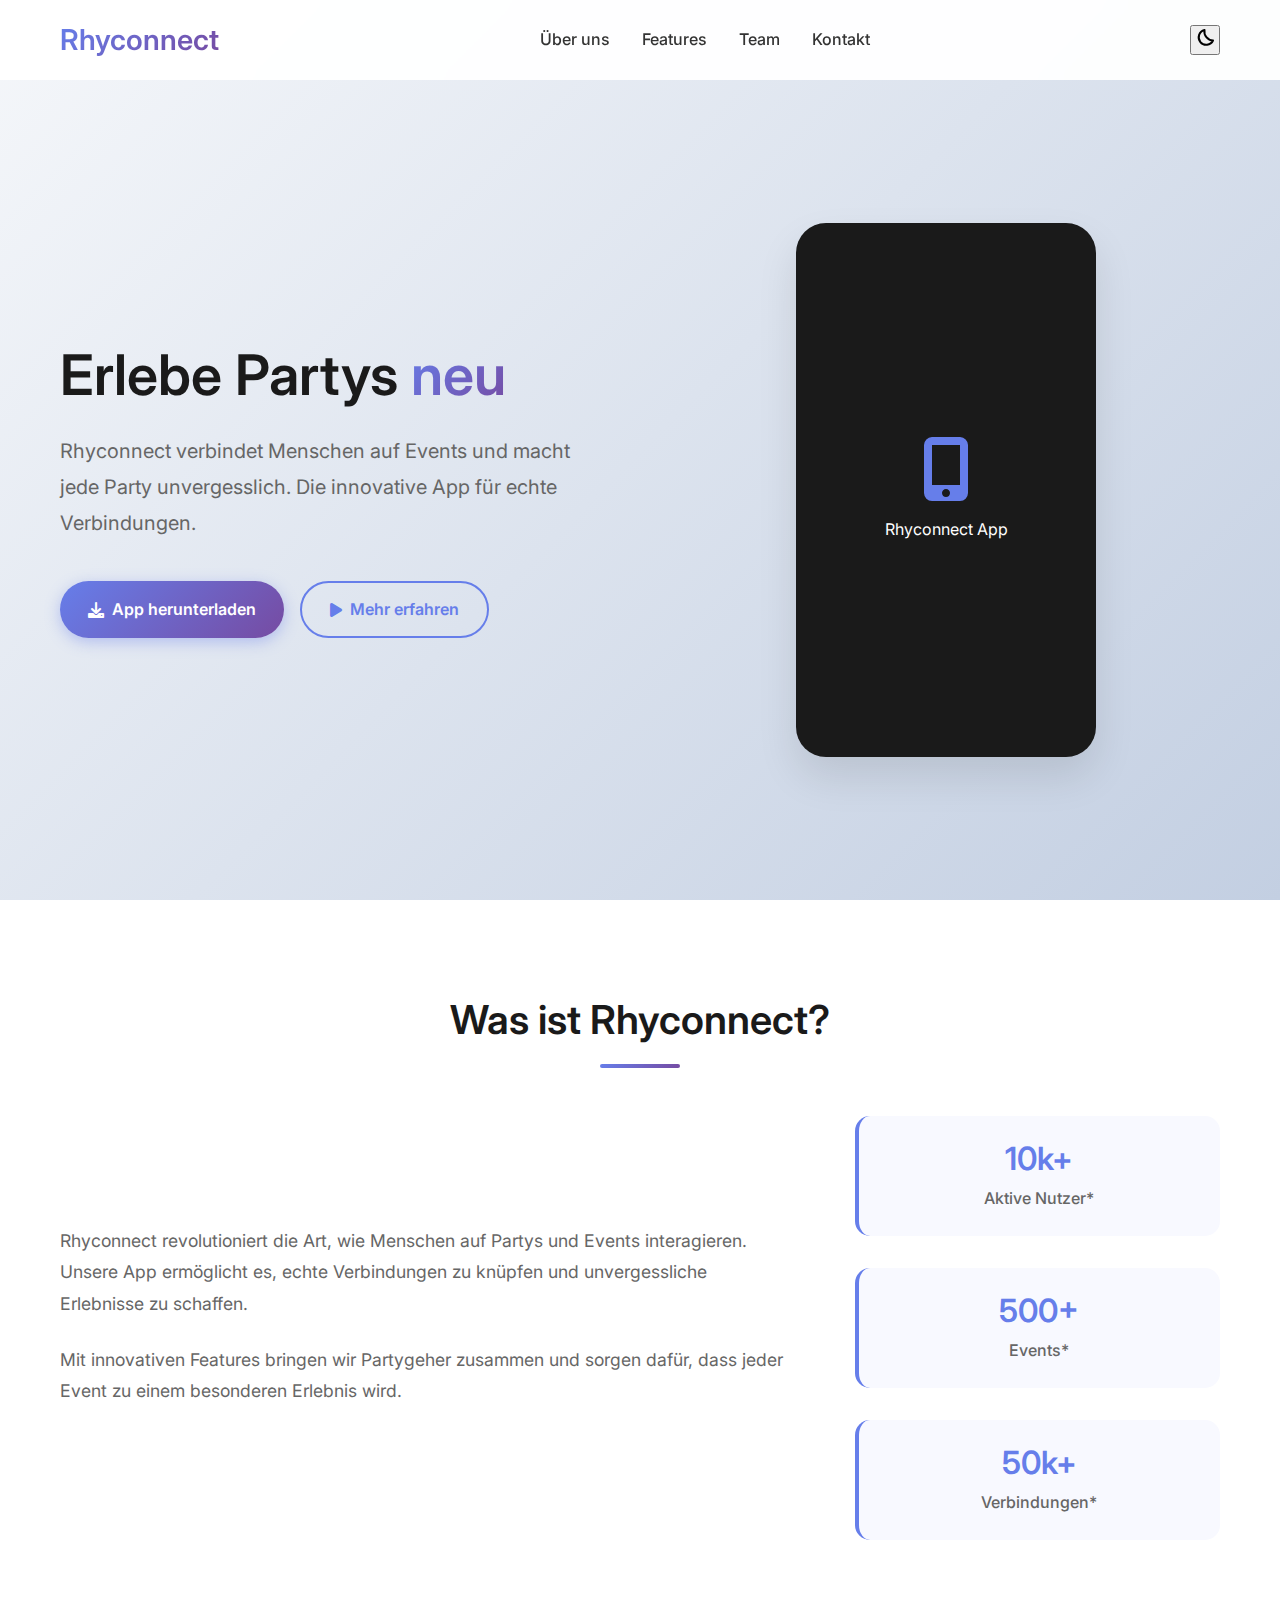
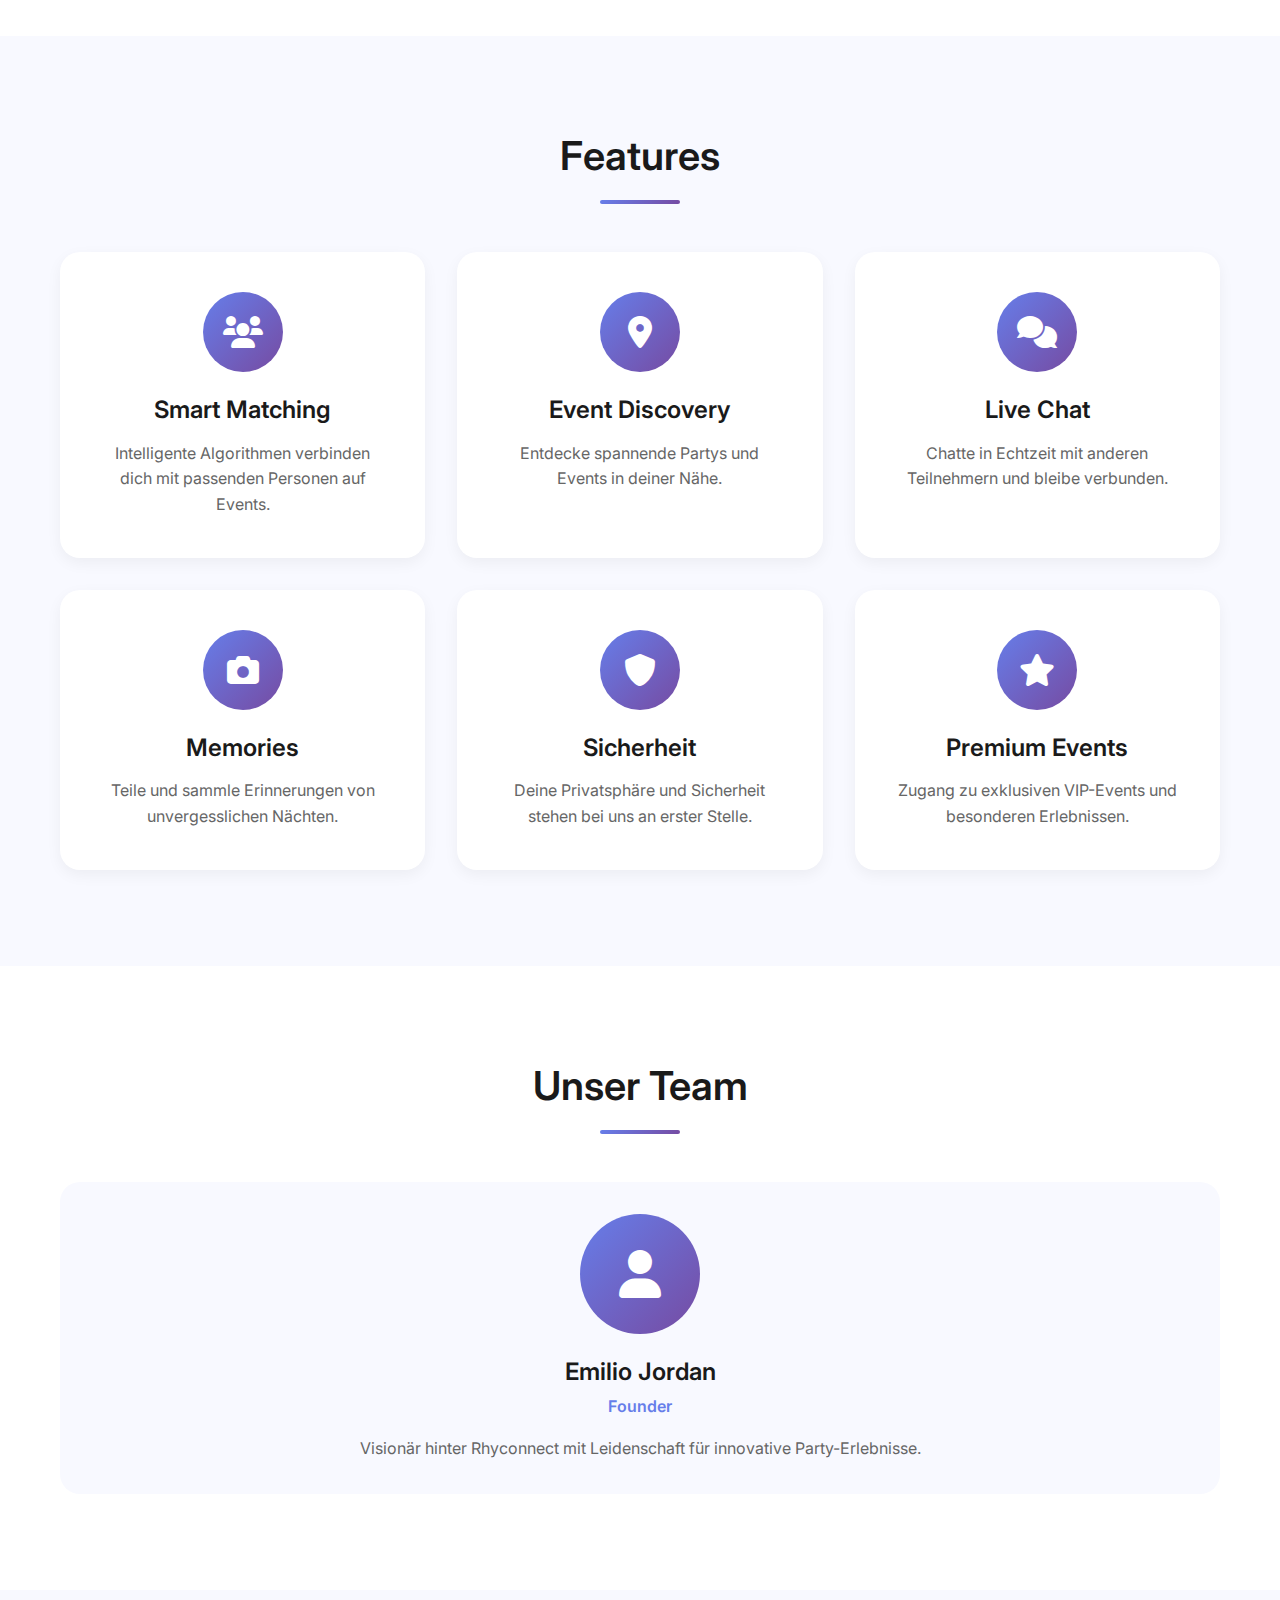
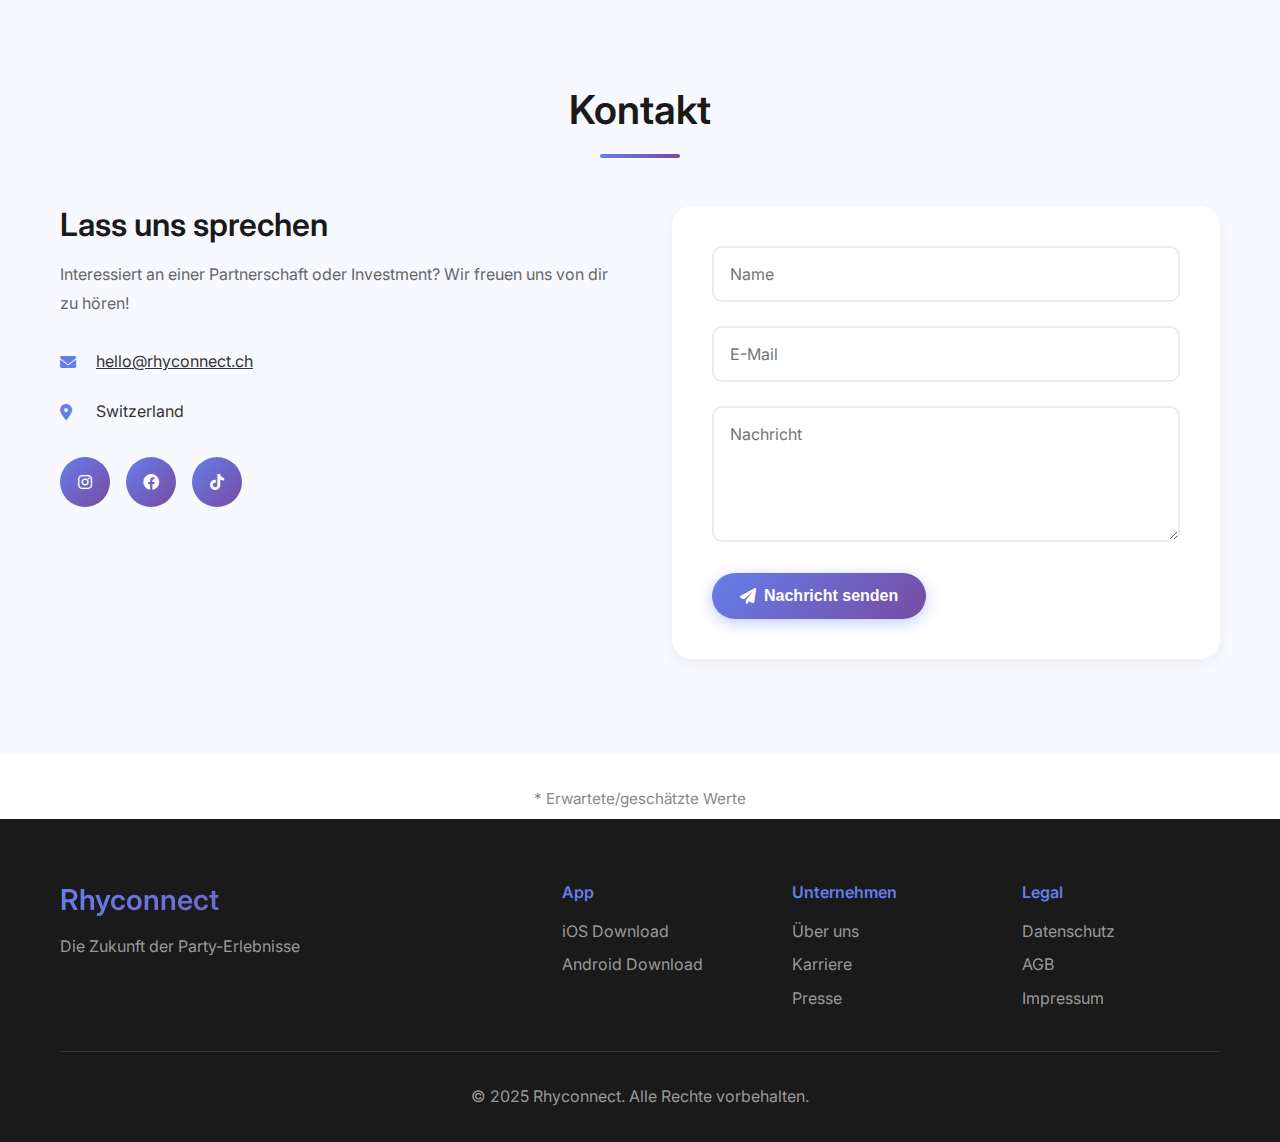
<file: index.html>
<!DOCTYPE html>
<html lang="de">
<head>
    <meta charset="UTF-8">
    <meta name="viewport" content="width=device-width, initial-scale=1.0">
    <title>Rhyconnect - Die Party App</title>
    <meta name="description" content="Rhyconnect - Die innovative Party App für unvergessliche Events und Verbindungen">
    <link rel="stylesheet" href="style.css?v=rheinblau">
    <link href="https://fonts.googleapis.com/css2?family=Inter:wght@300;400;600;700&display=swap" rel="stylesheet">
    <link rel="stylesheet" href="https://cdnjs.cloudflare.com/ajax/libs/font-awesome/6.0.0/css/all.min.css">
</head>
<body>
    <!-- Header/Navigation -->
    <header class="header">
        <nav class="nav">
            <div class="nav-container">
                <div class="nav-logo">
                    <h1>Rhyconnect</h1>
                </div>
                <ul class="nav-menu">
                    <li><a href="#about">Über uns</a></li>
                    <li><a href="#features">Features</a></li>
                    <li><a href="#team">Team</a></li>
                    <li><a href="#contact">Kontakt</a></li>
                </ul>
                <button id="theme-toggle" aria-label="Dark/Light Mode umschalten">
                    <svg id="icon-moon" width="26" height="26" viewBox="0 0 26 26" fill="none" stroke="currentColor" stroke-width="2" stroke-linecap="round" stroke-linejoin="round" style="display:block;"><path d="M21 13.5A9 9 0 0 1 12.5 3a7.5 7.5 0 1 0 8.5 10.5z"/></svg>
                    <svg id="icon-sun" width="26" height="26" viewBox="0 0 26 26" fill="none" stroke="currentColor" stroke-width="2" stroke-linecap="round" stroke-linejoin="round" style="display:none;"><circle cx="13" cy="13" r="5"/><g><line x1="13" y1="1" x2="13" y2="4"/><line x1="13" y1="22" x2="13" y2="25"/><line x1="1" y1="13" x2="4" y2="13"/><line x1="22" y1="13" x2="25" y2="13"/><line x1="4.22" y1="4.22" x2="6.34" y2="6.34"/><line x1="19.66" y1="19.66" x2="21.78" y2="21.78"/><line x1="4.22" y1="21.78" x2="6.34" y2="19.66"/><line x1="19.66" y1="6.34" x2="21.78" y2="4.22"/></g></svg>
                </button>
                <div class="nav-toggle">
                    <span></span>
                    <span></span>
                    <span></span>
                </div>
            </div>
        </nav>
    </header>

    <!-- Hero Section -->
    <section class="hero">
        <div class="hero-container">
            <div class="hero-content">
                <h1 class="hero-title">
                    Erlebe Partys <span class="highlight">neu</span>
                </h1>
                <p class="hero-subtitle">
                    Rhyconnect verbindet Menschen auf Events und macht jede Party unvergesslich. 
                    Die innovative App für echte Verbindungen.
                </p>
                <div class="hero-buttons">
                    <a href="#download" class="btn btn-primary">
                        <i class="fas fa-download"></i>
                        App herunterladen
                    </a>
                    <a href="#about" class="btn btn-secondary">
                        <i class="fas fa-play"></i>
                        Mehr erfahren
                    </a>
                </div>
            </div>
            <div class="hero-image">
                <div class="phone-mockup">
                    <div class="phone-screen">
                        <!-- Placeholder für App Screenshot -->
                        <div class="app-preview">
                            <i class="fas fa-mobile-alt"></i>
                            <p>Rhyconnect App</p>
                        </div>
                    </div>
                </div>
            </div>
        </div>
    </section>

    <!-- About Section -->
    <section id="about" class="about">
        <div class="container">
            <h2 class="section-title">Was ist Rhyconnect?</h2>
            <div class="about-content">
                <div class="about-text">
                    <p>
                        Rhyconnect revolutioniert die Art, wie Menschen auf Partys und Events interagieren. 
                        Unsere App ermöglicht es, echte Verbindungen zu knüpfen und unvergessliche 
                        Erlebnisse zu schaffen.
                    </p>
                    <p>
                        Mit innovativen Features bringen wir Partygeher zusammen und sorgen dafür, 
                        dass jeder Event zu einem besonderen Erlebnis wird.
                    </p>
                </div>
                <div class="about-stats">
                    <div class="stat">
                        <h3>10k+</h3>
                        <p>Aktive Nutzer*</p>
                    </div>
                    <div class="stat">
                        <h3>500+</h3>
                        <p>Events*</p>
                    </div>
                    <div class="stat">
                        <h3>50k+</h3>
                        <p>Verbindungen*</p>
                    </div>
                </div>
            </div>
        </div>
    </section>

    <!-- Features Section -->
    <section id="features" class="features">
        <div class="container">
            <h2 class="section-title">Features</h2>
            <div class="features-grid">
                <div class="feature-card">
                    <div class="feature-icon">
                        <i class="fas fa-users"></i>
                    </div>
                    <h3>Smart Matching</h3>
                    <p>Intelligente Algorithmen verbinden dich mit passenden Personen auf Events.</p>
                </div>
                <div class="feature-card">
                    <div class="feature-icon">
                        <i class="fas fa-map-marker-alt"></i>
                    </div>
                    <h3>Event Discovery</h3>
                    <p>Entdecke spannende Partys und Events in deiner Nähe.</p>
                </div>
                <div class="feature-card">
                    <div class="feature-icon">
                        <i class="fas fa-comments"></i>
                    </div>
                    <h3>Live Chat</h3>
                    <p>Chatte in Echtzeit mit anderen Teilnehmern und bleibe verbunden.</p>
                </div>
                <div class="feature-card">
                    <div class="feature-icon">
                        <i class="fas fa-camera"></i>
                    </div>
                    <h3>Memories</h3>
                    <p>Teile und sammle Erinnerungen von unvergesslichen Nächten.</p>
                </div>
                <div class="feature-card">
                    <div class="feature-icon">
                        <i class="fas fa-shield-alt"></i>
                    </div>
                    <h3>Sicherheit</h3>
                    <p>Deine Privatsphäre und Sicherheit stehen bei uns an erster Stelle.</p>
                </div>
                <div class="feature-card">
                    <div class="feature-icon">
                        <i class="fas fa-star"></i>
                    </div>
                    <h3>Premium Events</h3>
                    <p>Zugang zu exklusiven VIP-Events und besonderen Erlebnissen.</p>
                </div>
            </div>
        </div>
    </section>

    <!-- Team Section -->
    <section id="team" class="team">
        <div class="container">
            <h2 class="section-title">Unser Team</h2>
            <div class="team-grid">
                <div class="team-member">
                    <div class="member-image">
                        <i class="fas fa-user"></i>
                    </div>
                    <h3>Emilio Jordan</h3>
                    <p class="member-role">Founder</p>
                    <p class="member-bio">Visionär hinter Rhyconnect mit Leidenschaft für innovative Party-Erlebnisse.</p>
                </div>
                <!-- Weitere Team-Mitglieder können hier hinzugefügt werden -->
            </div>
        </div>
    </section>

    <!-- Contact Section -->
    <section id="contact" class="contact">
        <div class="container">
            <h2 class="section-title">Kontakt</h2>
            <div class="contact-content">
                <div class="contact-info">
                    <h3>Lass uns sprechen</h3>
                    <p>Interessiert an einer Partnerschaft oder Investment? Wir freuen uns von dir zu hören!</p>
                    
                    <div class="contact-item">
                        <i class="fas fa-envelope"></i>
                        <a href="mailto:hello@rhyconnect.ch" style="color:inherit;text-decoration:underline;">hello@rhyconnect.ch</a>
                    </div>
                    
                    <div class="contact-item">
                        <i class="fas fa-map-marker-alt"></i>
                        <span>Switzerland</span>
                    </div>
                    
                    <div class="social-links">
                        <a href="https://instagram.com/rhyconnect" target="_blank" class="social-link">
                            <i class="fab fa-instagram"></i>
                        </a>
                        <a href="https://facebook.com/rhyconnect" target="_blank" class="social-link">
                            <i class="fab fa-facebook"></i>
                        </a>
                        <a href="https://tiktok.com/@rhyconnect" target="_blank" class="social-link">
                            <i class="fab fa-tiktok"></i>
                        </a>
                    </div>
                </div>
                
                <div class="contact-form">
                    <form id="contactForm" autocomplete="off">
                        <div class="form-group">
                            <input type="text" id="contactName" placeholder="Name" required>
                        </div>
                        <div class="form-group">
                            <input type="email" id="contactEmail" placeholder="E-Mail" required>
                        </div>
                        <div class="form-group">
                            <textarea id="contactMessage" placeholder="Nachricht" rows="5" required></textarea>
                        </div>
                        <button type="submit" class="btn btn-primary">
                            <i class="fas fa-paper-plane"></i>
                            Nachricht senden
                        </button>
                    </form>
                </div>
            </div>
        </div>
    </section>

    <!-- Fußnote für geschätzte Zahlen -->
    <div style="text-align:center; color:#888; font-size:0.95em; margin: 2rem 0 0.5rem 0;">
        * Erwartete/geschätzte Werte
    </div>
    <!-- Footer -->
    <footer class="footer">
        <div class="container">
            <div class="footer-content">
                <div class="footer-brand">
                    <h3>Rhyconnect</h3>
                    <p>Die Zukunft der Party-Erlebnisse</p>
                </div>
                <div class="footer-links">
                    <div class="footer-section">
                        <h4>App</h4>
                        <ul>
                            <li><a href="#">iOS Download</a></li>
                            <li><a href="#">Android Download</a></li>
                        </ul>
                    </div>
                    <div class="footer-section">
                        <h4>Unternehmen</h4>
                        <ul>
                            <li><a href="#">Über uns</a></li>
                            <li><a href="#">Karriere</a></li>
                            <li><a href="#">Presse</a></li>
                        </ul>
                    </div>
                    <div class="footer-section">
                        <h4>Legal</h4>
                        <ul>
                            <li><a href="datenschutz.html">Datenschutz</a></li>
                            <li><a href="agb.html">AGB</a></li>
                            <li><a href="impressum.html">Impressum</a></li>
                        </ul>
                    </div>
                </div>
            </div>
            <div class="footer-bottom">
                <p>&copy; 2025 Rhyconnect. Alle Rechte vorbehalten.</p>
            </div>
        </div>
    </footer>

    <script src="script.js"></script>
    <script>
    // Kontaktformular: Öffnet Mailprogramm mit vorausgefüllten Feldern
    document.getElementById('contactForm').addEventListener('submit', function(e) {
        e.preventDefault();
        var name = document.getElementById('contactName').value;
        var email = document.getElementById('contactEmail').value;
        var message = document.getElementById('contactMessage').value;
        var mailto = 'mailto:hello@rhyconnect.ch'
            + '?subject=' + encodeURIComponent('Kontaktanfrage von ' + name)
            + '&body=' + encodeURIComponent(
                'Nachricht von ' + name + ':\n\n' + message + '\n\n' +
                'Für Rückfragen: ' + email
            );
        window.location.href = mailto;
    });
    </script>
</body>
</html>
</file>
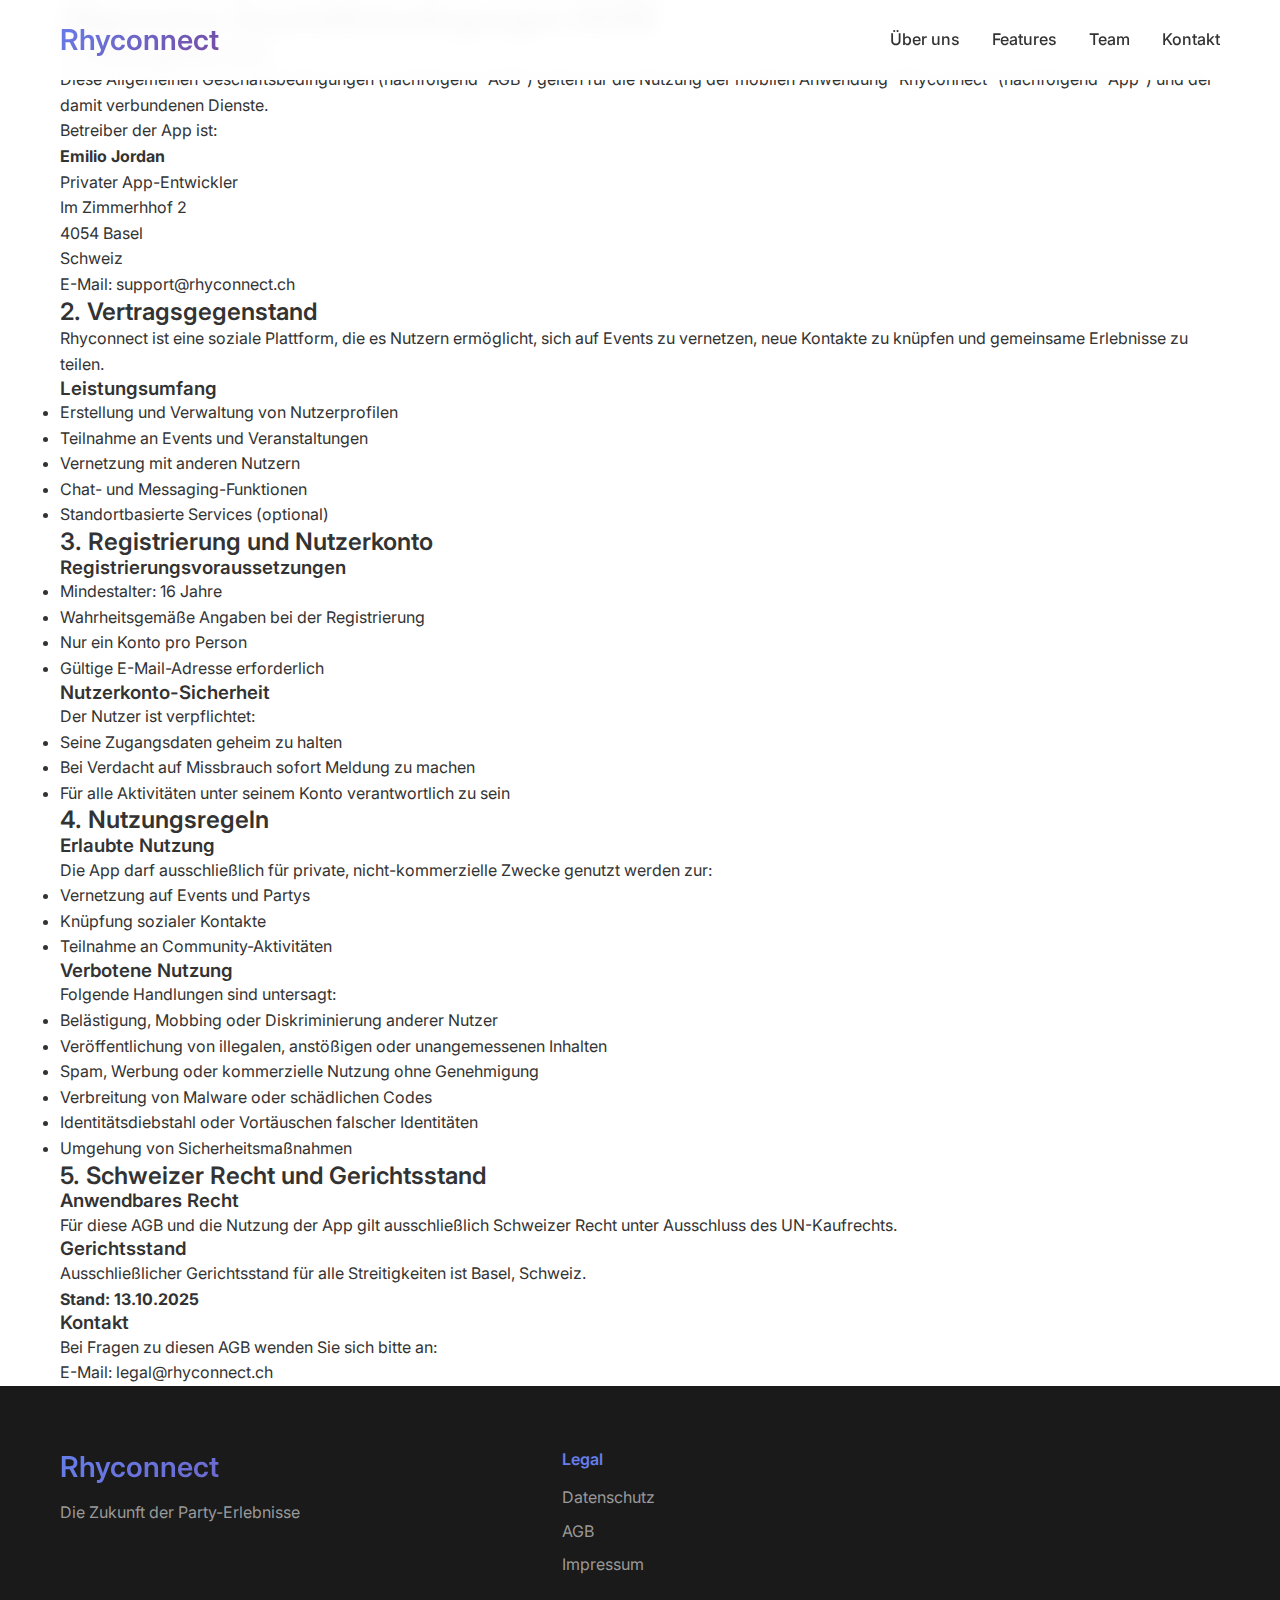
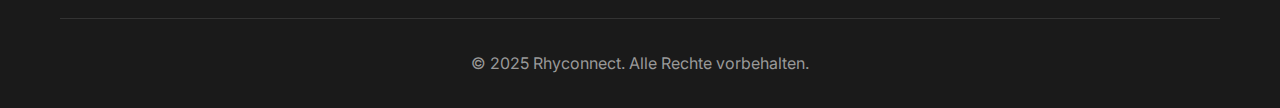
<file: agb.html>
<!DOCTYPE html>
<html lang="de">
<head>
    <meta charset="UTF-8">
    <meta name="viewport" content="width=device-width, initial-scale=1.0">
    <title>AGB - Rhyconnect</title>
    <meta name="description" content="Allgemeine Geschäftsbedingungen der Rhyconnect Party App">
    <link rel="stylesheet" href="style.css?v=legal">
    <link href="https://fonts.googleapis.com/css2?family=Inter:wght@300;400;600;700&display=swap" rel="stylesheet">
</head>
<body>
    <!-- Header/Navigation -->
    <header class="header">
        <nav class="nav">
            <div class="nav-container">
                <div class="nav-logo">
                    <h1><a href="index.html" style="color: inherit; text-decoration: none;">Rhyconnect</a></h1>
                </div>
                <ul class="nav-menu">
                    <li><a href="index.html#about">Über uns</a></li>
                    <li><a href="index.html#features">Features</a></li>
                    <li><a href="index.html#team">Team</a></li>
                    <li><a href="index.html#contact">Kontakt</a></li>
                </ul>
            </div>
        </nav>
    </header>

    <main class="main-content">
        <div class="container">
            <div class="legal-page">
                <h1>Allgemeine Geschäftsbedingungen (AGB)</h1>
                <div class="legal-content">
                    
                    <h2>1. Geltungsbereich</h2>
                    <p>Diese Allgemeinen Geschäftsbedingungen (nachfolgend "AGB") gelten für die Nutzung der mobilen Anwendung "Rhyconnect" (nachfolgend "App") und der damit verbundenen Dienste.</p>
                    
                    <p>Betreiber der App ist:</p>
                    <p>
                        <strong>Emilio Jordan</strong><br>
                        Privater App-Entwickler<br>
                        Im Zimmerhhof 2<br>
                        4054 Basel<br>
                        Schweiz<br>
                        E-Mail: support@rhyconnect.ch
                    </p>

                    <h2>2. Vertragsgegenstand</h2>
                    <p>Rhyconnect ist eine soziale Plattform, die es Nutzern ermöglicht, sich auf Events zu vernetzen, neue Kontakte zu knüpfen und gemeinsame Erlebnisse zu teilen.</p>

                    <h3>Leistungsumfang</h3>
                    <ul>
                        <li>Erstellung und Verwaltung von Nutzerprofilen</li>
                        <li>Teilnahme an Events und Veranstaltungen</li>
                        <li>Vernetzung mit anderen Nutzern</li>
                        <li>Chat- und Messaging-Funktionen</li>
                        <li>Standortbasierte Services (optional)</li>
                    </ul>

                    <h2>3. Registrierung und Nutzerkonto</h2>
                    <h3>Registrierungsvoraussetzungen</h3>
                    <ul>
                        <li>Mindestalter: 16 Jahre</li>
                        <li>Wahrheitsgemäße Angaben bei der Registrierung</li>
                        <li>Nur ein Konto pro Person</li>
                        <li>Gültige E-Mail-Adresse erforderlich</li>
                    </ul>

                    <h3>Nutzerkonto-Sicherheit</h3>
                    <p>Der Nutzer ist verpflichtet:</p>
                    <ul>
                        <li>Seine Zugangsdaten geheim zu halten</li>
                        <li>Bei Verdacht auf Missbrauch sofort Meldung zu machen</li>
                        <li>Für alle Aktivitäten unter seinem Konto verantwortlich zu sein</li>
                    </ul>

                    <h2>4. Nutzungsregeln</h2>
                    <h3>Erlaubte Nutzung</h3>
                    <p>Die App darf ausschließlich für private, nicht-kommerzielle Zwecke genutzt werden zur:</p>
                    <ul>
                        <li>Vernetzung auf Events und Partys</li>
                        <li>Knüpfung sozialer Kontakte</li>
                        <li>Teilnahme an Community-Aktivitäten</li>
                    </ul>

                    <h3>Verbotene Nutzung</h3>
                    <p>Folgende Handlungen sind untersagt:</p>
                    <ul>
                        <li>Belästigung, Mobbing oder Diskriminierung anderer Nutzer</li>
                        <li>Veröffentlichung von illegalen, anstößigen oder unangemessenen Inhalten</li>
                        <li>Spam, Werbung oder kommerzielle Nutzung ohne Genehmigung</li>
                        <li>Verbreitung von Malware oder schädlichen Codes</li>
                        <li>Identitätsdiebstahl oder Vortäuschen falscher Identitäten</li>
                        <li>Umgehung von Sicherheitsmaßnahmen</li>
                    </ul>

                    <h2>5. Schweizer Recht und Gerichtsstand</h2>
                    <h3>Anwendbares Recht</h3>
                    <p>Für diese AGB und die Nutzung der App gilt ausschließlich Schweizer Recht unter Ausschluss des UN-Kaufrechts.</p>

                    <h3>Gerichtsstand</h3>
                    <p>Ausschließlicher Gerichtsstand für alle Streitigkeiten ist Basel, Schweiz.</p>

                    <p><strong>Stand: 13.10.2025</strong></p>

                    <div class="legal-contact">
                        <h3>Kontakt</h3>
                        <p>Bei Fragen zu diesen AGB wenden Sie sich bitte an:</p>
                        <p>E-Mail: legal@rhyconnect.ch</p>
                    </div>
                </div>
            </div>
        </div>
    </main>

    <!-- Footer -->
    <footer class="footer">
        <div class="container">
            <div class="footer-content">
                <div class="footer-brand">
                    <h3>Rhyconnect</h3>
                    <p>Die Zukunft der Party-Erlebnisse</p>
                </div>
                <div class="footer-links">
                    <div class="footer-section">
                        <h4>Legal</h4>
                        <ul>
                            <li><a href="datenschutz.html">Datenschutz</a></li>
                            <li><a href="agb.html">AGB</a></li>
                            <li><a href="impressum.html">Impressum</a></li>
                        </ul>
                    </div>
                </div>
            </div>
            <div class="footer-bottom">
                <p>&copy; 2025 Rhyconnect. Alle Rechte vorbehalten.</p>
            </div>
        </div>
    </footer>
</body>
</html>
</file>
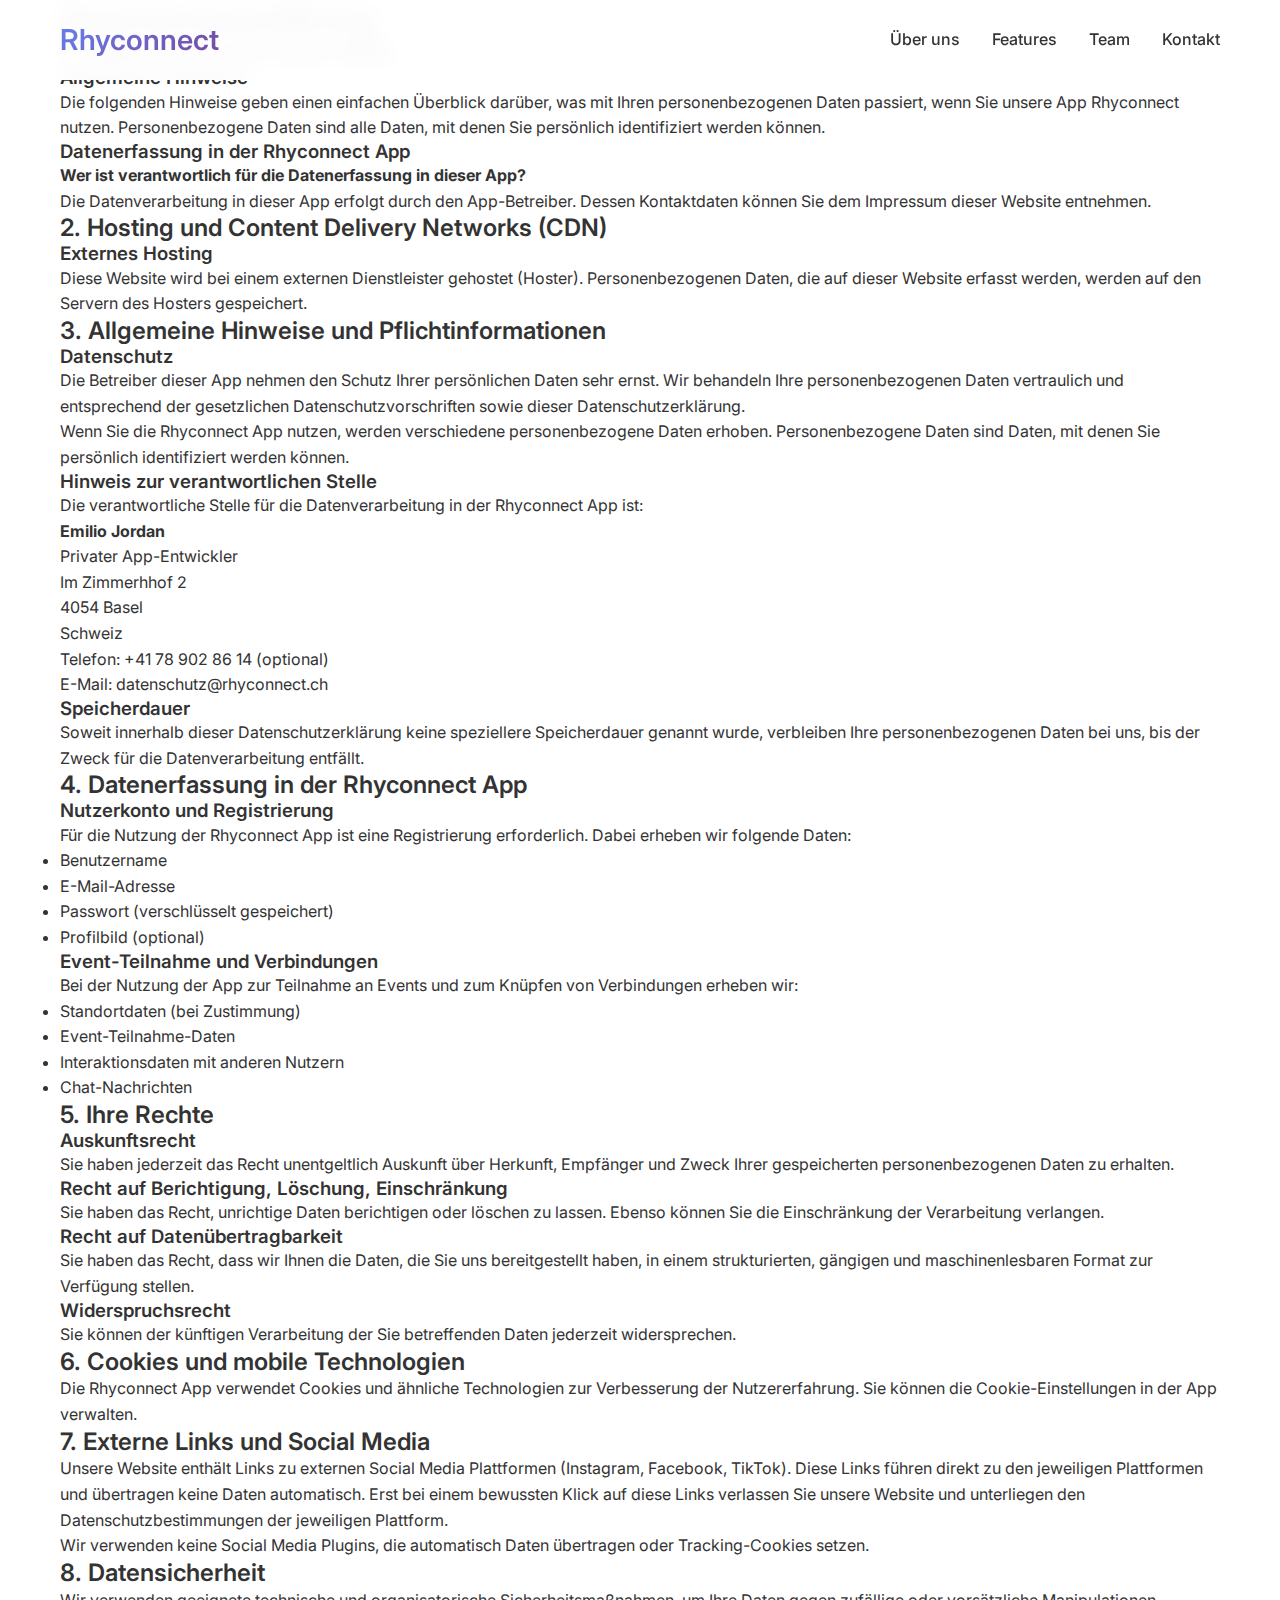
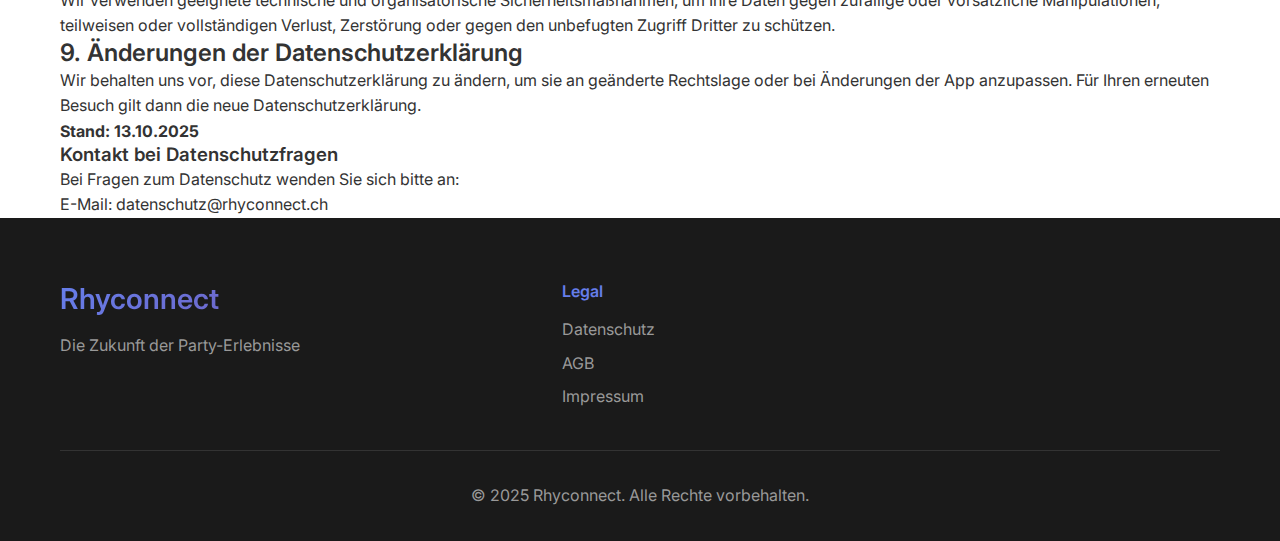
<file: datenschutz.html>
<!DOCTYPE html>
<html lang="de">
<head>
    <meta charset="UTF-8">
    <meta name="viewport" content="width=device-width, initial-scale=1.0">
    <title>Datenschutzerklärung - Rhyconnect</title>
    <meta name="description" content="Datenschutzerklärung der Rhyconnect Party App - DSGVO-konform für Schweiz und EU">
    <link rel="stylesheet" href="style.css?v=legal">
    <link href="https://fonts.googleapis.com/css2?family=Inter:wght@300;400;600;700&display=swap" rel="stylesheet">
</head>
<body>
    <!-- Header/Navigation -->
    <header class="header">
        <nav class="nav">
            <div class="nav-container">
                <div class="nav-logo">
                    <h1><a href="index.html" style="color: inherit; text-decoration: none;">Rhyconnect</a></h1>
                </div>
                <ul class="nav-menu">
                    <li><a href="index.html#about">Über uns</a></li>
                    <li><a href="index.html#features">Features</a></li>
                    <li><a href="index.html#team">Team</a></li>
                    <li><a href="index.html#contact">Kontakt</a></li>
                </ul>
            </div>
        </nav>
    </header>

    <main class="main-content">
        <div class="container">
            <div class="legal-page">
                <h1>Datenschutzerklärung</h1>
                <div class="legal-content">
                    
                    <h2>1. Datenschutz auf einen Blick</h2>
                    <h3>Allgemeine Hinweise</h3>
                    <p>Die folgenden Hinweise geben einen einfachen Überblick darüber, was mit Ihren personenbezogenen Daten passiert, wenn Sie unsere App Rhyconnect nutzen. Personenbezogene Daten sind alle Daten, mit denen Sie persönlich identifiziert werden können.</p>

                    <h3>Datenerfassung in der Rhyconnect App</h3>
                    <p><strong>Wer ist verantwortlich für die Datenerfassung in dieser App?</strong></p>
                    <p>Die Datenverarbeitung in dieser App erfolgt durch den App-Betreiber. Dessen Kontaktdaten können Sie dem Impressum dieser Website entnehmen.</p>

                    <h2>2. Hosting und Content Delivery Networks (CDN)</h2>
                    <h3>Externes Hosting</h3>
                    <p>Diese Website wird bei einem externen Dienstleister gehostet (Hoster). Personenbezogenen Daten, die auf dieser Website erfasst werden, werden auf den Servern des Hosters gespeichert.</p>

                    <h2>3. Allgemeine Hinweise und Pflichtinformationen</h2>
                    <h3>Datenschutz</h3>
                    <p>Die Betreiber dieser App nehmen den Schutz Ihrer persönlichen Daten sehr ernst. Wir behandeln Ihre personenbezogenen Daten vertraulich und entsprechend der gesetzlichen Datenschutzvorschriften sowie dieser Datenschutzerklärung.</p>

                    <p>Wenn Sie die Rhyconnect App nutzen, werden verschiedene personenbezogene Daten erhoben. Personenbezogene Daten sind Daten, mit denen Sie persönlich identifiziert werden können.</p>

                    <h3>Hinweis zur verantwortlichen Stelle</h3>
                    <p>Die verantwortliche Stelle für die Datenverarbeitung in der Rhyconnect App ist:</p>
                    <p>
                        <strong>Emilio Jordan</strong><br>
                        Privater App-Entwickler<br>
                        Im Zimmerhhof 2<br>
                        4054 Basel<br>
                        Schweiz
                    </p>
                    <p>
                        Telefon: +41 78 902 86 14 (optional)<br>
                        E-Mail: datenschutz@rhyconnect.ch
                    </p>

                    <h3>Speicherdauer</h3>
                    <p>Soweit innerhalb dieser Datenschutzerklärung keine speziellere Speicherdauer genannt wurde, verbleiben Ihre personenbezogenen Daten bei uns, bis der Zweck für die Datenverarbeitung entfällt.</p>

                    <h2>4. Datenerfassung in der Rhyconnect App</h2>
                    <h3>Nutzerkonto und Registrierung</h3>
                    <p>Für die Nutzung der Rhyconnect App ist eine Registrierung erforderlich. Dabei erheben wir folgende Daten:</p>
                    <ul>
                        <li>Benutzername</li>
                        <li>E-Mail-Adresse</li>
                        <li>Passwort (verschlüsselt gespeichert)</li>
                        <li>Profilbild (optional)</li>
                    </ul>

                    <h3>Event-Teilnahme und Verbindungen</h3>
                    <p>Bei der Nutzung der App zur Teilnahme an Events und zum Knüpfen von Verbindungen erheben wir:</p>
                    <ul>
                        <li>Standortdaten (bei Zustimmung)</li>
                        <li>Event-Teilnahme-Daten</li>
                        <li>Interaktionsdaten mit anderen Nutzern</li>
                        <li>Chat-Nachrichten</li>
                    </ul>

                    <h2>5. Ihre Rechte</h2>
                    <h3>Auskunftsrecht</h3>
                    <p>Sie haben jederzeit das Recht unentgeltlich Auskunft über Herkunft, Empfänger und Zweck Ihrer gespeicherten personenbezogenen Daten zu erhalten.</p>

                    <h3>Recht auf Berichtigung, Löschung, Einschränkung</h3>
                    <p>Sie haben das Recht, unrichtige Daten berichtigen oder löschen zu lassen. Ebenso können Sie die Einschränkung der Verarbeitung verlangen.</p>

                    <h3>Recht auf Datenübertragbarkeit</h3>
                    <p>Sie haben das Recht, dass wir Ihnen die Daten, die Sie uns bereitgestellt haben, in einem strukturierten, gängigen und maschinenlesbaren Format zur Verfügung stellen.</p>

                    <h3>Widerspruchsrecht</h3>
                    <p>Sie können der künftigen Verarbeitung der Sie betreffenden Daten jederzeit widersprechen.</p>

                    <h2>6. Cookies und mobile Technologien</h2>
                    <p>Die Rhyconnect App verwendet Cookies und ähnliche Technologien zur Verbesserung der Nutzererfahrung. Sie können die Cookie-Einstellungen in der App verwalten.</p>
                    
                    <h2>7. Externe Links und Social Media</h2>
                    <p>Unsere Website enthält Links zu externen Social Media Plattformen (Instagram, Facebook, TikTok). Diese Links führen direkt zu den jeweiligen Plattformen und übertragen keine Daten automatisch. Erst bei einem bewussten Klick auf diese Links verlassen Sie unsere Website und unterliegen den Datenschutzbestimmungen der jeweiligen Plattform.</p>
                    
                    <p>Wir verwenden keine Social Media Plugins, die automatisch Daten übertragen oder Tracking-Cookies setzen.</p>

                    <h2>8. Datensicherheit</h2>
                    <p>Wir verwenden geeignete technische und organisatorische Sicherheitsmaßnahmen, um Ihre Daten gegen zufällige oder vorsätzliche Manipulationen, teilweisen oder vollständigen Verlust, Zerstörung oder gegen den unbefugten Zugriff Dritter zu schützen.</p>

                    <h2>9. Änderungen der Datenschutzerklärung</h2>
                    <p>Wir behalten uns vor, diese Datenschutzerklärung zu ändern, um sie an geänderte Rechtslage oder bei Änderungen der App anzupassen. Für Ihren erneuten Besuch gilt dann die neue Datenschutzerklärung.</p>

                    <p><strong>Stand: 13.10.2025</strong></p>

                    <div class="legal-contact">
                        <h3>Kontakt bei Datenschutzfragen</h3>
                        <p>Bei Fragen zum Datenschutz wenden Sie sich bitte an:</p>
                        <p>E-Mail: datenschutz@rhyconnect.ch</p>
                    </div>
                </div>
            </div>
        </div>
    </main>

    <!-- Footer -->
    <footer class="footer">
        <div class="container">
            <div class="footer-content">
                <div class="footer-brand">
                    <h3>Rhyconnect</h3>
                    <p>Die Zukunft der Party-Erlebnisse</p>
                </div>
                <div class="footer-links">
                    <div class="footer-section">
                        <h4>Legal</h4>
                        <ul>
                            <li><a href="datenschutz.html">Datenschutz</a></li>
                            <li><a href="agb.html">AGB</a></li>
                            <li><a href="impressum.html">Impressum</a></li>
                        </ul>
                    </div>
                </div>
            </div>
            <div class="footer-bottom">
                <p>&copy; 2025 Rhyconnect. Alle Rechte vorbehalten.</p>
            </div>
        </div>
    </footer>
</body>
</html>
</file>
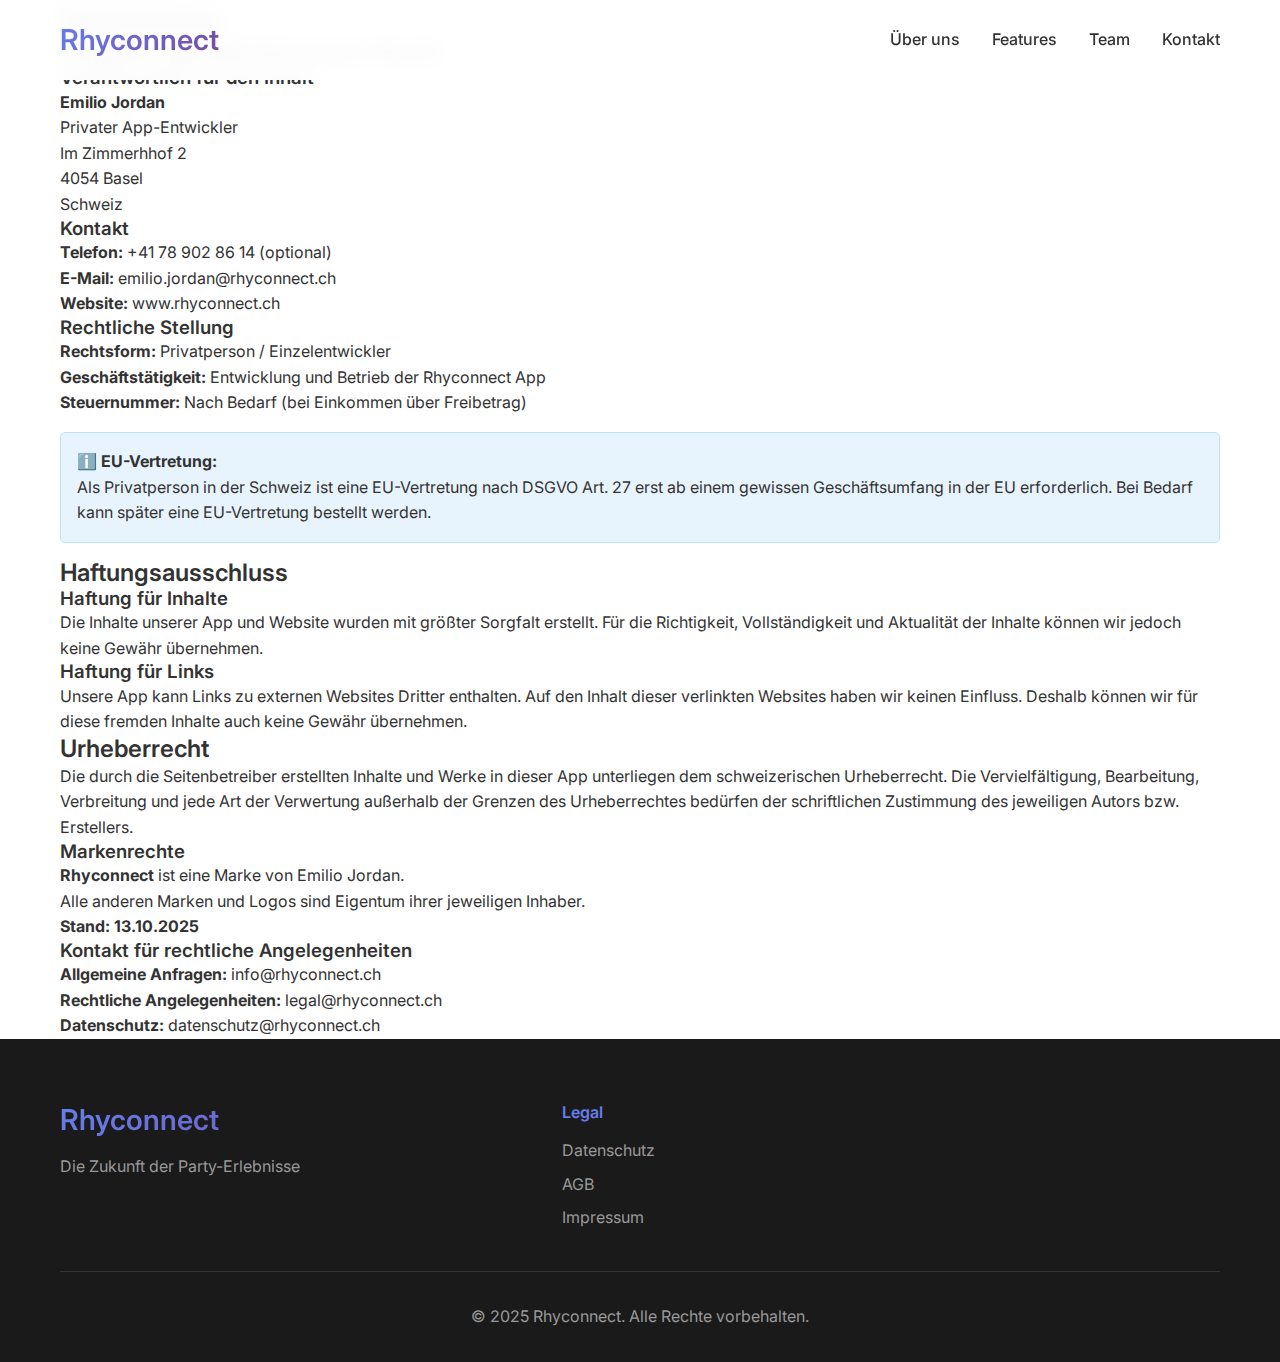
<file: impressum.html>
<!DOCTYPE html>
<html lang="de">
<head>
    <meta charset="UTF-8">
    <meta name="viewport" content="width=device-width, initial-scale=1.0">
    <title>Impressum - Rhyconnect</title>
    <meta name="description" content="Impressum der Rhyconnect Party App">
    <link rel="stylesheet" href="style.css?v=legal">
    <link href="https://fonts.googleapis.com/css2?family=Inter:wght@300;400;600;700&display=swap" rel="stylesheet">
</head>
<body>
    <!-- Header/Navigation -->
    <header class="header">
        <nav class="nav">
            <div class="nav-container">
                <div class="nav-logo">
                    <h1><a href="index.html" style="color: inherit; text-decoration: none;">Rhyconnect</a></h1>
                </div>
                <ul class="nav-menu">
                    <li><a href="index.html#about">Über uns</a></li>
                    <li><a href="index.html#features">Features</a></li>
                    <li><a href="index.html#team">Team</a></li>
                    <li><a href="index.html#contact">Kontakt</a></li>
                </ul>
            </div>
        </nav>
    </header>

    <main class="main-content">
        <div class="container">
            <div class="legal-page">
                <h1>Impressum</h1>
                <div class="legal-content">
                    
                    <h2>Angaben gemäß Schweizer Recht</h2>
                    
                    <h3>Verantwortlich für den Inhalt</h3>
                    <p>
                        <strong>Emilio Jordan</strong><br>
                        Privater App-Entwickler<br>
                        Im Zimmerhhof 2<br>
                        4054 Basel<br>
                        Schweiz
                    </p>

                    <h3>Kontakt</h3>
                    <p>
                        <strong>Telefon:</strong> +41 78 902 86 14 (optional)<br>
                        <strong>E-Mail:</strong> emilio.jordan@rhyconnect.ch<br>
                        <strong>Website:</strong> www.rhyconnect.ch
                    </p>

                    <h3>Rechtliche Stellung</h3>
                    <p>
                        <strong>Rechtsform:</strong> Privatperson / Einzelentwickler<br>
                        <strong>Geschäftstätigkeit:</strong> Entwicklung und Betrieb der Rhyconnect App<br>
                        <strong>Steuernummer:</strong> Nach Bedarf (bei Einkommen über Freibetrag)
                    </p>

                    <div style="background: #e8f4fd; border: 1px solid #bee5eb; padding: 1rem; border-radius: 5px; margin: 1rem 0;">
                        <p><strong>ℹ️ EU-Vertretung:</strong></p>
                        <p>Als Privatperson in der Schweiz ist eine EU-Vertretung nach DSGVO Art. 27 erst ab einem gewissen Geschäftsumfang in der EU erforderlich. 
                        Bei Bedarf kann später eine EU-Vertretung bestellt werden.</p>
                    </div>

                    <h2>Haftungsausschluss</h2>
                    
                    <h3>Haftung für Inhalte</h3>
                    <p>Die Inhalte unserer App und Website wurden mit größter Sorgfalt erstellt. Für die Richtigkeit, Vollständigkeit und Aktualität der Inhalte können wir jedoch keine Gewähr übernehmen.</p>

                    <h3>Haftung für Links</h3>
                    <p>Unsere App kann Links zu externen Websites Dritter enthalten. Auf den Inhalt dieser verlinkten Websites haben wir keinen Einfluss. Deshalb können wir für diese fremden Inhalte auch keine Gewähr übernehmen.</p>

                    <h2>Urheberrecht</h2>
                    <p>Die durch die Seitenbetreiber erstellten Inhalte und Werke in dieser App unterliegen dem schweizerischen Urheberrecht. Die Vervielfältigung, Bearbeitung, Verbreitung und jede Art der Verwertung außerhalb der Grenzen des Urheberrechtes bedürfen der schriftlichen Zustimmung des jeweiligen Autors bzw. Erstellers.</p>

                    <h3>Markenrechte</h3>
                    <p>
                        <strong>Rhyconnect</strong> ist eine Marke von Emilio Jordan.<br>
                        Alle anderen Marken und Logos sind Eigentum ihrer jeweiligen Inhaber.
                    </p>

                    <p><strong>Stand: 13.10.2025</strong></p>

                    <div class="legal-contact">
                        <h3>Kontakt für rechtliche Angelegenheiten</h3>
                        <p>
                            <strong>Allgemeine Anfragen:</strong> info@rhyconnect.ch<br>
                            <strong>Rechtliche Angelegenheiten:</strong> legal@rhyconnect.ch<br>
                            <strong>Datenschutz:</strong> datenschutz@rhyconnect.ch<br>
                        </p>
                    </div>
                </div>
            </div>
        </div>
    </main>

    <!-- Footer -->
    <footer class="footer">
        <div class="container">
            <div class="footer-content">
                <div class="footer-brand">
                    <h3>Rhyconnect</h3>
                    <p>Die Zukunft der Party-Erlebnisse</p>
                </div>
                <div class="footer-links">
                    <div class="footer-section">
                        <h4>Legal</h4>
                        <ul>
                            <li><a href="datenschutz.html">Datenschutz</a></li>
                            <li><a href="agb.html">AGB</a></li>
                            <li><a href="impressum.html">Impressum</a></li>
                        </ul>
                    </div>
                </div>
            </div>
            <div class="footer-bottom">
                <p>&copy; 2025 Rhyconnect. Alle Rechte vorbehalten.</p>
            </div>
        </div>
    </footer>
</body>
</html>
</file>
<file: style.css>
/* Reset und Grundlagen */
* {
    margin: 0;
    padding: 0;
    box-sizing: border-box;
}

body {
    font-family: 'Inter', sans-serif;
    line-height: 1.6;
    color: #333;
    overflow-x: hidden;
}

.container {
    max-width: 1200px;
    margin: 0 auto;
    padding: 0 20px;
}

/* Typographie */
h1, h2, h3, h4, h5, h6 {
    font-weight: 600;
    line-height: 1.2;
}

.section-title {
    font-size: 2.5rem;
    text-align: center;
    margin-bottom: 3rem;
    color: #1a1a1a;
    position: relative;
}

.section-title::after {
    content: '';
    display: block;
    width: 80px;
    height: 4px;
    background: linear-gradient(135deg, #667eea 0%, #764ba2 100%);
    margin: 20px auto;
    border-radius: 2px;
}

/* Buttons */
.btn {
    display: inline-flex;
    align-items: center;
    gap: 8px;
    padding: 14px 28px;
    border: none;
    border-radius: 50px;
    font-weight: 600;
    text-decoration: none;
    transition: all 0.3s ease;
    cursor: pointer;
    font-size: 1rem;
}

.btn-primary {
    background: linear-gradient(135deg, #667eea 0%, #764ba2 100%);
    color: white;
    box-shadow: 0 4px 15px rgba(102, 126, 234, 0.4);
}

.btn-primary:hover {
    transform: translateY(-2px);
    box-shadow: 0 8px 25px rgba(102, 126, 234, 0.6);
}

.btn-secondary {
    background: transparent;
    color: #667eea;
    border: 2px solid #667eea;
}

.btn-secondary:hover {
    background: #667eea;
    color: white;
    transform: translateY(-2px);
}

/* Header & Navigation */
.header {
    position: fixed;
    top: 0;
    left: 0;
    width: 100%;
    background: rgba(255, 255, 255, 0.95);
    backdrop-filter: blur(10px);
    z-index: 1000;
    transition: all 0.3s ease;
}

.nav-container {
    max-width: 1200px;
    margin: 0 auto;
    padding: 0 20px;
    display: flex;
    justify-content: space-between;
    align-items: center;
    height: 80px;
}

.nav-logo h1 {
    font-size: 1.8rem;
    background: linear-gradient(135deg, #667eea 0%, #764ba2 100%);
    -webkit-background-clip: text;
    -webkit-text-fill-color: transparent;
    background-clip: text;
}

.nav-menu {
    display: flex;
    list-style: none;
    gap: 2rem;
}

.nav-menu a {
    text-decoration: none;
    color: #333;
    font-weight: 500;
    transition: color 0.3s ease;
    position: relative;
}

.nav-menu a:hover {
    color: #667eea;
}

.nav-menu a::after {
    content: '';
    position: absolute;
    bottom: -5px;
    left: 0;
    width: 0;
    height: 2px;
    background: #667eea;
    transition: width 0.3s ease;
}

.nav-menu a:hover::after {
    width: 100%;
}

.nav-toggle {
    display: none;
    flex-direction: column;
    cursor: pointer;
}

.nav-toggle span {
    width: 25px;
    height: 3px;
    background: #333;
    margin: 3px 0;
    transition: 0.3s;
}

/* Hero Section */
.hero {
    min-height: 100vh;
    display: flex;
    align-items: center;
    background: linear-gradient(135deg, #f5f7fa 0%, #c3cfe2 100%);
    padding-top: 80px;
}

.hero-container {
    max-width: 1200px;
    margin: 0 auto;
    padding: 0 20px;
    display: grid;
    grid-template-columns: 1fr 1fr;
    gap: 4rem;
    align-items: center;
}

.hero-title {
    font-size: 3.5rem;
    margin-bottom: 1.5rem;
    color: #1a1a1a;
}

.highlight {
    background: linear-gradient(135deg, #667eea 0%, #764ba2 100%);
    -webkit-background-clip: text;
    -webkit-text-fill-color: transparent;
    background-clip: text;
}

.hero-subtitle {
    font-size: 1.25rem;
    color: #666;
    margin-bottom: 2.5rem;
    line-height: 1.8;
}

.hero-buttons {
    display: flex;
    gap: 1rem;
    flex-wrap: wrap;
}

.phone-mockup {
    max-width: 300px;
    margin: 0 auto;
    position: relative;
}

.phone-screen {
    background: #1a1a1a;
    border-radius: 30px;
    padding: 20px;
    box-shadow: 0 20px 40px rgba(0, 0, 0, 0.1);
    aspect-ratio: 9/16;
    display: flex;
    align-items: center;
    justify-content: center;
}

.app-preview {
    text-align: center;
    color: white;
}

.app-preview i {
    font-size: 4rem;
    margin-bottom: 1rem;
    color: #667eea;
}

/* About Section */
.about {
    padding: 6rem 0;
    background: white;
}

.about-content {
    display: grid;
    grid-template-columns: 2fr 1fr;
    gap: 4rem;
    align-items: center;
}

.about-text {
    font-size: 1.1rem;
    line-height: 1.8;
    color: #666;
}

.about-text p {
    margin-bottom: 1.5rem;
}

.about-stats {
    display: flex;
    flex-direction: column;
    gap: 2rem;
}

.stat {
    text-align: center;
    padding: 1.5rem;
    background: #f8f9ff;
    border-radius: 15px;
    border-left: 4px solid #667eea;
}

.stat h3 {
    font-size: 2rem;
    color: #667eea;
    margin-bottom: 0.5rem;
}

.stat p {
    color: #666;
    font-weight: 500;
}

/* Features Section */
.features {
    padding: 6rem 0;
    background: #f8f9ff;
}

.features-grid {
    display: grid;
    grid-template-columns: repeat(auto-fit, minmax(300px, 1fr));
    gap: 2rem;
}

.feature-card {
    background: white;
    padding: 2.5rem;
    border-radius: 20px;
    text-align: center;
    box-shadow: 0 5px 15px rgba(0, 0, 0, 0.05);
    transition: transform 0.3s ease, box-shadow 0.3s ease;
}

.feature-card:hover {
    transform: translateY(-5px);
    box-shadow: 0 15px 30px rgba(0, 0, 0, 0.1);
}

.feature-icon {
    width: 80px;
    height: 80px;
    background: linear-gradient(135deg, #667eea 0%, #764ba2 100%);
    border-radius: 50%;
    display: flex;
    align-items: center;
    justify-content: center;
    margin: 0 auto 1.5rem;
}

.feature-icon i {
    font-size: 2rem;
    color: white;
}

.feature-card h3 {
    font-size: 1.5rem;
    margin-bottom: 1rem;
    color: #1a1a1a;
}

.feature-card p {
    color: #666;
    line-height: 1.6;
}

/* Team Section */
.team {
    padding: 6rem 0;
    background: white;
}

.team-grid {
    display: grid;
    grid-template-columns: repeat(auto-fit, minmax(250px, 1fr));
    gap: 2rem;
}

.team-member {
    text-align: center;
    padding: 2rem;
    border-radius: 20px;
    background: #f8f9ff;
    transition: transform 0.3s ease;
}

.team-member:hover {
    transform: translateY(-5px);
}

.member-image {
    width: 120px;
    height: 120px;
    background: linear-gradient(135deg, #667eea 0%, #764ba2 100%);
    border-radius: 50%;
    display: flex;
    align-items: center;
    justify-content: center;
    margin: 0 auto 1.5rem;
}

.member-image i {
    font-size: 3rem;
    color: white;
}

.team-member h3 {
    font-size: 1.5rem;
    margin-bottom: 0.5rem;
    color: #1a1a1a;
}

.member-role {
    color: #667eea;
    font-weight: 600;
    margin-bottom: 1rem;
}

.member-bio {
    color: #666;
    line-height: 1.6;
}

/* Contact Section */
.contact {
    padding: 6rem 0;
    background: #f8f9ff;
}

.contact-content {
    display: grid;
    grid-template-columns: 1fr 1fr;
    gap: 4rem;
}

.contact-info h3 {
    font-size: 2rem;
    margin-bottom: 1rem;
    color: #1a1a1a;
}

.contact-info p {
    color: #666;
    margin-bottom: 2rem;
    line-height: 1.8;
}

.contact-item {
    display: flex;
    align-items: center;
    gap: 1rem;
    margin-bottom: 1.5rem;
}

.contact-item i {
    width: 20px;
    color: #667eea;
}

.social-links {
    display: flex;
    gap: 1rem;
    margin-top: 2rem;
}

.social-link {
    width: 50px;
    height: 50px;
    background: linear-gradient(135deg, #667eea 0%, #764ba2 100%);
    border-radius: 50%;
    display: flex;
    align-items: center;
    justify-content: center;
    color: white;
    text-decoration: none;
    transition: transform 0.3s ease;
}

.social-link:hover {
    transform: scale(1.1);
}

/* Contact Form */
.contact-form {
    background: white;
    padding: 2.5rem;
    border-radius: 20px;
    box-shadow: 0 5px 15px rgba(0, 0, 0, 0.05);
}

.form-group {
    margin-bottom: 1.5rem;
}

.form-group input,
.form-group textarea {
    width: 100%;
    padding: 1rem;
    border: 2px solid #e9ecef;
    border-radius: 10px;
    font-size: 1rem;
    transition: border-color 0.3s ease;
    font-family: inherit;
}

.form-group input:focus,
.form-group textarea:focus {
    outline: none;
    border-color: #667eea;
}

.form-group textarea {
    resize: vertical;
    min-height: 120px;
}

/* Footer */
.footer {
    background: #1a1a1a;
    color: white;
    padding: 4rem 0 2rem;
}

.footer-content {
    display: grid;
    grid-template-columns: 2fr 3fr;
    gap: 4rem;
    margin-bottom: 2rem;
}

.footer-brand h3 {
    font-size: 1.8rem;
    margin-bottom: 1rem;
    background: linear-gradient(135deg, #667eea 0%, #764ba2 100%);
    -webkit-background-clip: text;
    -webkit-text-fill-color: transparent;
    background-clip: text;
}

.footer-brand p {
    color: #999;
}

.footer-links {
    display: grid;
    grid-template-columns: repeat(3, 1fr);
    gap: 2rem;
}

.footer-section h4 {
    margin-bottom: 1rem;
    color: #667eea;
}

.footer-section ul {
    list-style: none;
}

.footer-section li {
    margin-bottom: 0.5rem;
}

.footer-section a {
    color: #999;
    text-decoration: none;
    transition: color 0.3s ease;
}

.footer-section a:hover {
    color: white;
}

.footer-bottom {
    text-align: center;
    padding-top: 2rem;
    border-top: 1px solid #333;
    color: #999;
}

/* Mobile Navigation */
.nav-menu.active {
    display: flex;
    position: fixed;
    top: 80px;
    left: 0;
    width: 100%;
    background: white;
    flex-direction: column;
    padding: 2rem;
    box-shadow: 0 5px 15px rgba(0, 0, 0, 0.1);
    z-index: 999;
}

.nav-toggle.active span:nth-child(1) {
    transform: rotate(-45deg) translate(-5px, 6px);
}

.nav-toggle.active span:nth-child(2) {
    opacity: 0;
}

.nav-toggle.active span:nth-child(3) {
    transform: rotate(45deg) translate(-5px, -6px);
}

.header.scrolled {
    background: rgba(255, 255, 255, 0.98);
    box-shadow: 0 2px 20px rgba(0, 0, 0, 0.1);
}

/* Notifications */
.notification {
    position: fixed;
    top: 100px;
    right: 20px;
    background: white;
    border-radius: 10px;
    box-shadow: 0 5px 15px rgba(0, 0, 0, 0.1);
    z-index: 1001;
    transform: translateX(100%);
    transition: transform 0.3s ease;
    max-width: 400px;
}

.notification.show {
    transform: translateX(0);
}

.notification-content {
    padding: 1rem 1.5rem;
    display: flex;
    align-items: center;
    justify-content: space-between;
    gap: 1rem;
}

.notification-close {
    background: none;
    border: none;
    font-size: 1.5rem;
    cursor: pointer;
    color: #999;
    padding: 0;
    width: 24px;
    height: 24px;
    display: flex;
    align-items: center;
    justify-content: center;
}

.notification-success {
    border-left: 4px solid #28a745;
}

.notification-error {
    border-left: 4px solid #dc3545;
}

.notification-info {
    border-left: 4px solid #17a2b8;
}

/* Animation Classes */
.animate-in {
    animation: fadeInUp 0.6s ease-out;
}

/* Responsive Design */
@media (max-width: 768px) {
    .nav-menu {
        display: none;
    }
    
    .nav-toggle {
        display: flex;
    }
    
    .hero-container {
        grid-template-columns: 1fr;
        text-align: center;
        gap: 2rem;
    }
    
    .hero-title {
        font-size: 2.5rem;
    }
    
    .section-title {
        font-size: 2rem;
    }
    
    .about-content {
        grid-template-columns: 1fr;
        gap: 2rem;
    }
    
    .about-stats {
        flex-direction: row;
        justify-content: space-around;
    }
    
    .contact-content {
        grid-template-columns: 1fr;
        gap: 2rem;
    }
    
    .footer-content {
        grid-template-columns: 1fr;
        gap: 2rem;
    }
    
    .footer-links {
        grid-template-columns: 1fr;
        gap: 1rem;
    }
    
    .hero-buttons {
        justify-content: center;
    }
}

@media (max-width: 480px) {
    .container {
        padding: 0 15px;
    }
    
    .hero-title {
        font-size: 2rem;
    }
    
    .hero-subtitle {
        font-size: 1rem;
    }
    
    .btn {
        padding: 12px 20px;
        font-size: 0.9rem;
    }
    
    .features-grid {
        grid-template-columns: 1fr;
    }
    
    .feature-card {
        padding: 2rem 1.5rem;
    }
    
    .contact-form {
        padding: 2rem 1.5rem;
    }
}

/* Animations */
@keyframes fadeInUp {
    from {
        opacity: 0;
        transform: translateY(30px);
    }
    to {
        opacity: 1;
        transform: translateY(0);
    }
}

.hero-content {
    animation: fadeInUp 0.8s ease-out;
}

.phone-mockup {
    animation: fadeInUp 0.8s ease-out 0.2s both;
}

/* Smooth Scrolling */
html {
    scroll-behavior: smooth;
}

/* Utility Classes */
.text-center {
    text-align: center;
}

.mb-2 {
    margin-bottom: 2rem;
}

.mt-2 {
    margin-top: 2rem;
}
</file>
